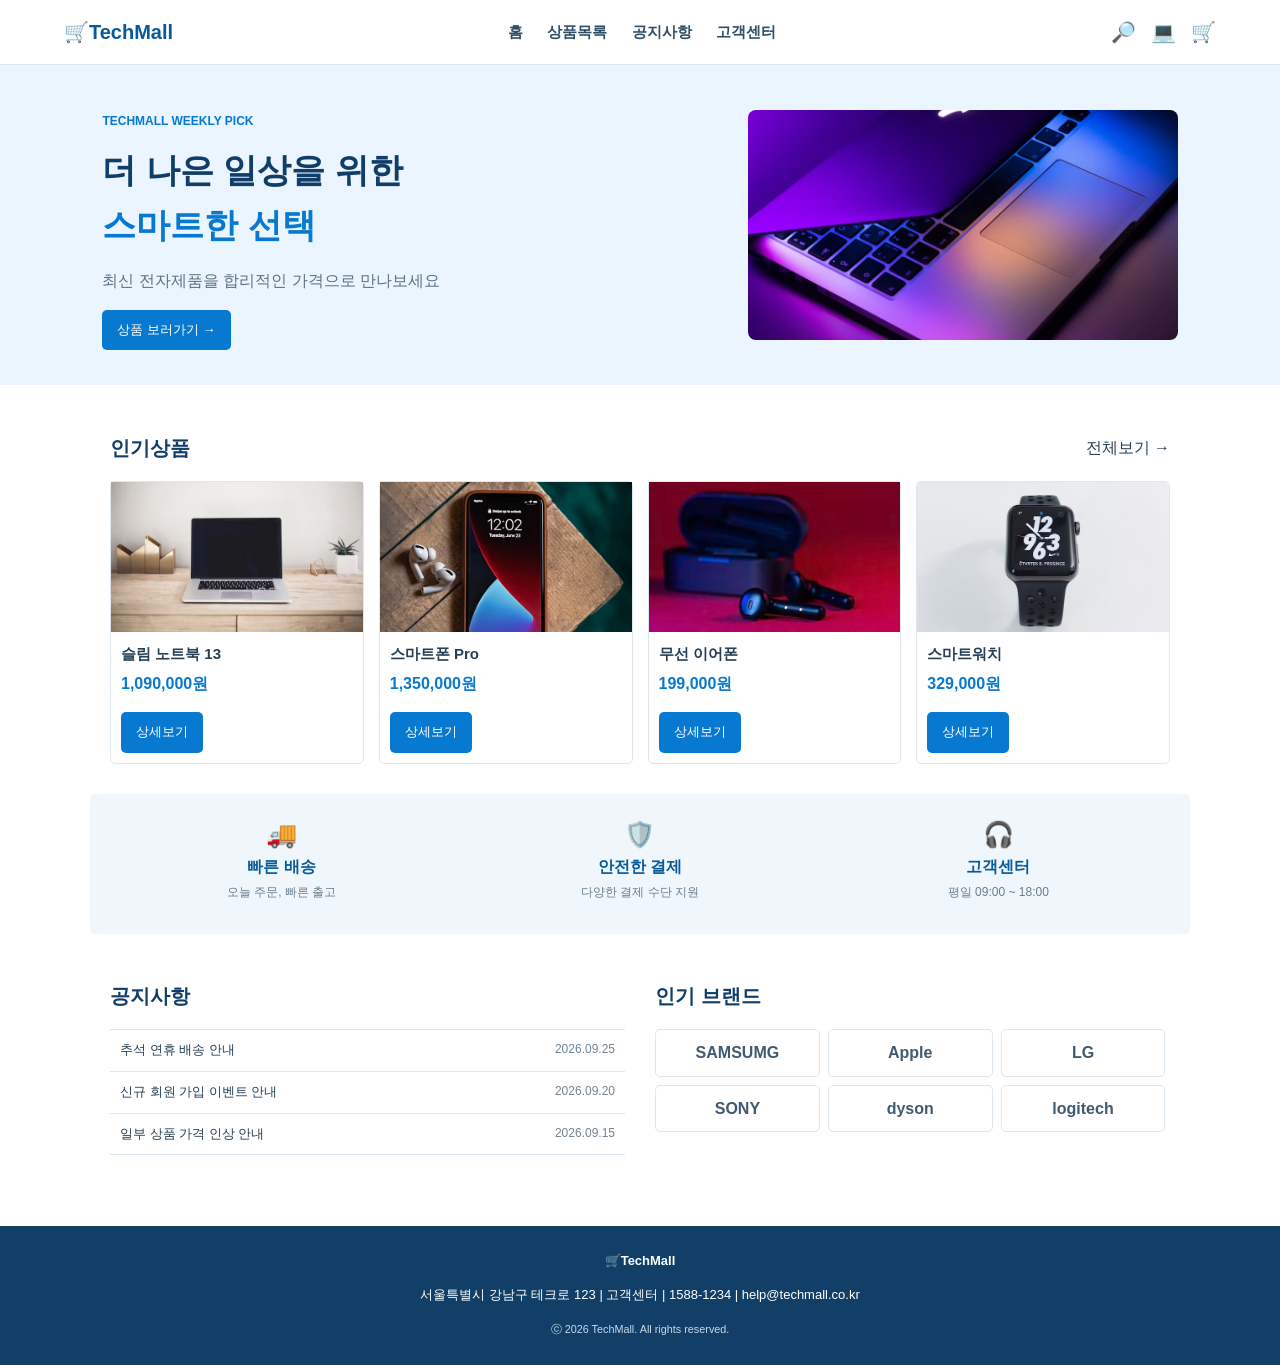
<file: index.html>
<!DOCTYPE html>
<html lang="en">
<head>
    <meta charset="UTF-8">
    <meta name="viewport" content="width=device-width, initial-scale=1.0">
    <link rel="stylesheet" href="css/style.css">
    <title>TechMall | 전자제품 쇼핑물</title>
</head>
<body>
    <!--공통 상단-->
    <header>
        <div class="logo"><a href="index.html">🛒TechMall</a>

        </div>
        <nav>
            <a href="index.html">홈</a>
            <a href="#">상품목록</a>
            <a href="board.html">공지사항</a>
            <a href="#footer">고객센터</a>
        </nav>
        <div class="header-icons">
            <a href="#">🔎</a>
            <a href="#">💻</a>
            <a href="#">🛒</a>
        </div>
    </header>

    <main>
        <section class="banner">
            <div class="banner-text">
                <p class="small-title">TECHMALL WEEKLY PICK</p>
                <h1>더 나은 일상을 위한 <br>
                <span>스마트한 선택</span></h1>
                <p>최신 전자제품을 합리적인 가격으로 만나보세요</p>
                <a href="#products" class="button">상품 보러가기 →</a>
            </div>
            <img src="img/notebookimg.jpg" alt="노트북 이미지">
        </section>

        <section class="content">
            <div class="section-head">
                <h2>인기상품</h2>
                <a href="#">전체보기 →</a>
            </div>
            
            <div class="product-list" id="products">
                <article class="product-card">
                    <img src="img/notebook.jpg" alt="노트북">
                    <div class="product-info">
                        <h3>슬림 노트북 13</h3>
                        <p class="price">1,090,000원</p>
                        <a href="#" class="button">상세보기</a>
                    </div>
                </article>
                <article class="product-card">
                    <img src="img/phone.jpg" alt="스마트폰">
                    <div class="product-info">
                        <h3>스마트폰 Pro</h3>
                        <p class="price">1,350,000원</p>
                        <a href="#" class="button">상세보기</a>
                    </div>
                </article>
                <article class="product-card">
                    <img src="img/earphone.jpg" alt="이어폰">
                    <div class="product-info">
                        <h3>무선 이어폰</h3>
                        <p class="price">199,000원</p>
                        <a href="#" class="button">상세보기</a>
                    </div>
                </article>
                <article class="product-card">
                    <img src="img/watch.jpg" alt="스마트워치">
                    <div class="product-info">
                        <h3>스마트워치</h3>
                        <p class="price">329,000원</p>
                        <a href="#" class="button">상세보기</a>
                    </div>
                </article>
            </div>
        </section>

        <section class="service-list">
            <div>
                <span>🚚</span>
                <b>빠른 배송</b>
                <p>오늘 주문, 빠른 출고</p>
            </div>
            <div>
                <span>🛡️</span>
                <b>안전한 결제</b>
                <p>다양한 결제 수단 지원</p>
            </div>
            <div>
                <span>🎧</span>
                <b>고객센터</b>
                <p>평일 09:00 ~ 18:00</p>
            </div>
        </section>

        <section class="content bottom-content">
            <div>
                <h2>공지사항</h2>
                <ul class="notice-list">
                    <li><a href="#">추석 연휴 배송 안내</a><span>2026.09.25</span></li>
                    <li><a href="#">신규 회원 가입 이벤트 안내</a><span>2026.09.20</span></li>
                    <li><a href="#">일부 상품 가격 인상 안내</a><span>2026.09.15</span></li>
                </ul>
            </div>
            
            <div>
                <h2>인기 브랜드</h2>
                <div class="brand-list">
                    <span>SAMSUMG</span>
                    <span>Apple</span>
                    <span>LG</span>
                    <span>SONY</span>
                    <span>dyson</span>
                    <span>logitech</span>
                </div>
            </div>
        </section>
    </main>

    <!--공통 하단-->
    <footer>
        <strong>🛒TechMall</strong>
        <p>서울특별시 강남구 테크로 123 | 고객센터 | 1588-1234 | help@techmall.co.kr</p>
        <small>ⓒ 2026 TechMall. All rights reserved.</small>
    </footer>
</body>
</html>
</file>
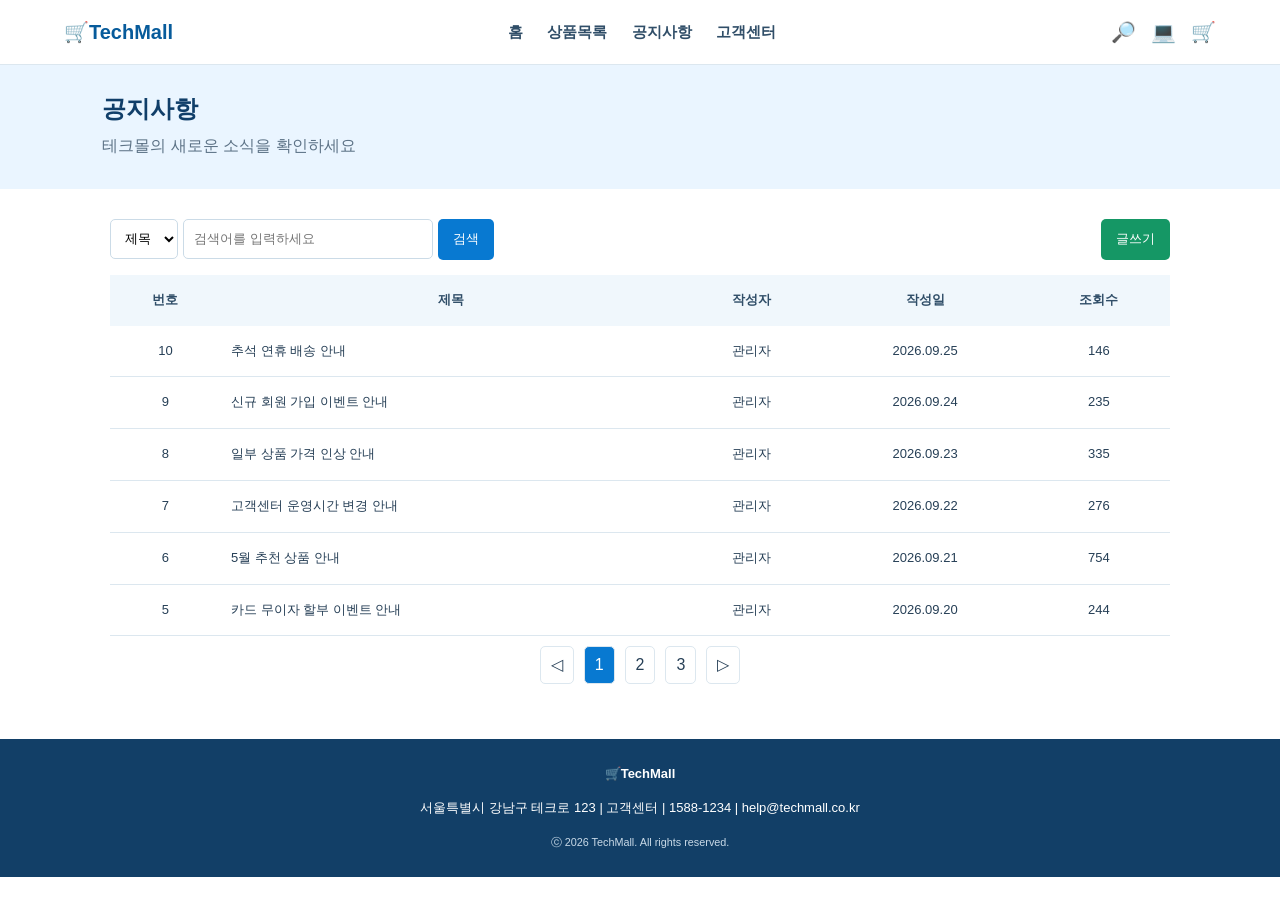
<file: board.html>
<!DOCTYPE html>
<html lang="en">
<head>
    <meta charset="UTF-8">
    <meta name="viewport" content="width=device-width, initial-scale=1.0">
    <link rel="stylesheet" href="css/style.css">
    <title>TechMall | 게시판</title>
</head>
<body>
    <!--공통 상단-->
    <header>
        <div class="logo"><a href="index.html">🛒TechMall</a>

        </div>
        <nav>
            <a href="index.html">홈</a>
            <a href="#">상품목록</a>
            <a href="#">공지사항</a>
            <a href="#">고객센터</a>
        </nav>
        <div class="header-icons">
            <a href="#">🔎</a>
            <a href="#">💻</a>
            <a href="#">🛒</a>
        </div>
    </header>

    <main>
        <!--공지사항 제목 배너-->
        <section class="page-title">
            <h1>공지사항</h1>
            <p>테크몰의 새로운 소식을 확인하세요</p>
        </section>

        <!--게시판 리스트 테이블-->
        <section class="content board-content">
            <div class="board-search">
                <select>
                    <option>제목</option>
                    <option>전체</option>
                </select>
                <input type="text" placeholder="검색어를 입력하세요">
                <button class="button">검색</button>
                <a href="writing.html" class="button green-button push">글쓰기</a>
            </div>
            <table class="board-table">
                <thead>
                    <tr>
                        <th>번호</th>
                        <th>제목</th>
                        <th>작성자</th>
                        <th>작성일</th>
                        <th>조회수</th>
                    </tr>
                </thead>
                <tbody>
                    <tr>
                        <td>10</td>
                        <td class="subject"><a href="view.html">추석 연휴 배송 안내</a></td>
                        <td>관리자</td>
                        <td>2026.09.25</td>
                        <td>146</td>
                    </tr>
                    <tr>
                        <td>9</td>
                        <td class="subject"><a href="view.html">신규 회원 가입 이벤트 안내</a></td>
                        <td>관리자</td>
                        <td>2026.09.24</td>
                        <td>235</td>
                    </tr>
                    <tr>
                        <td>8</td>
                        <td class="subject"><a href="view.html">일부 상품 가격 인상 안내</a></td>
                        <td>관리자</td>
                        <td>2026.09.23</td>
                        <td>335</td>
                    </tr>
                    <tr>
                        <td>7</td>
                        <td class="subject"><a href="view.html">고객센터 운영시간 변경 안내</a></td>
                        <td>관리자</td>
                        <td>2026.09.22</td>
                        <td>276</td>
                    </tr>
                    <tr>
                        <td>6</td>
                        <td class="subject"><a href="view.html">5월 추천 상품 안내</a></td>
                        <td>관리자</td>
                        <td>2026.09.21</td>
                        <td>754</td>
                    </tr>
                    <tr>
                        <td>5</td>
                        <td class="subject"><a href="view.html">카드 무이자 할부 이벤트 안내</a></td>
                        <td>관리자</td>
                        <td>2026.09.20</td>
                        <td>244</td>
                    </tr>
                </tbody>
            </table>
            <div class="page-nation">
                <a href="#">◁</a>
                <a href="#" class="active">1</a>
                <a href="#">2</a>
                <a href="#">3</a>
                <a href="#">▷</a>
            </div>
        </section>
    </main>

    <!--공통 하단-->
    <footer>
        <strong>🛒TechMall</strong>
        <p>서울특별시 강남구 테크로 123 | 고객센터 | 1588-1234 | help@techmall.co.kr</p>
        <small>ⓒ 2026 TechMall. All rights reserved.</small>
    </footer>
</body>
</html>
</file>
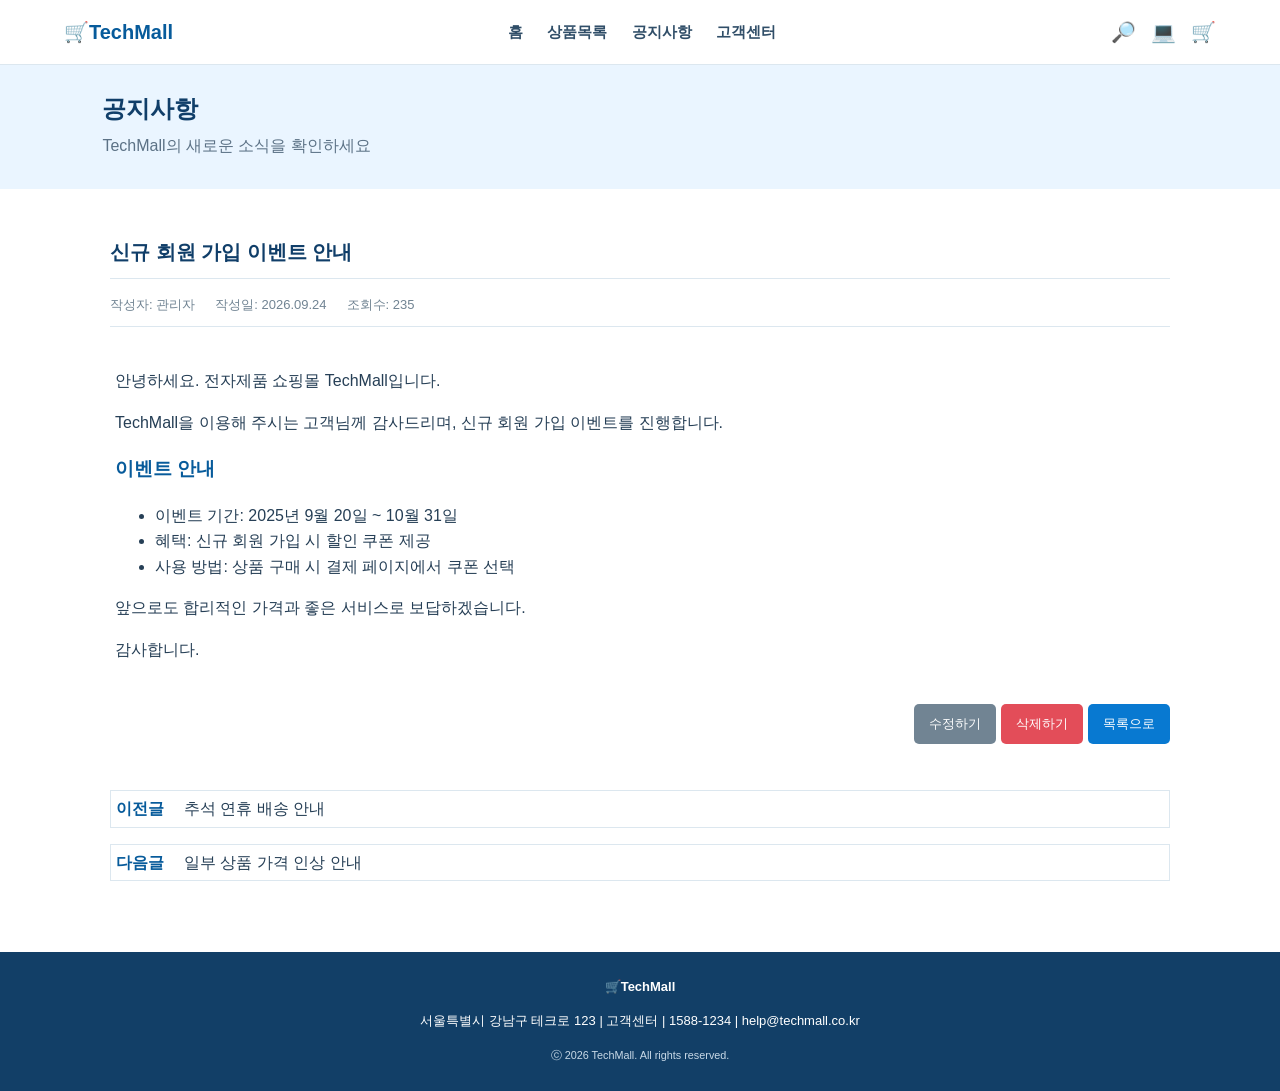
<file: view.html>
<!DOCTYPE html>
<html lang="en">
<head>
    <meta charset="UTF-8">
    <meta name="viewport" content="width=device-width, initial-scale=1.0">
    <link rel="stylesheet" href="css/style.css">
    <title>TechMall | 게시판 내용</title>
</head>
<body>
    <!--공통 상단-->
    <header>
        <div class="logo"><a href="index.html">🛒TechMall</a>

        </div>
        <nav>
            <a href="index.html">홈</a>
            <a href="#">상품목록</a>
            <a href="#">공지사항</a>
            <a href="#">고객센터</a>
        </nav>
        <div class="header-icons">
            <a href="#">🔎</a>
            <a href="#">💻</a>
            <a href="#">🛒</a>
        </div>
    </header>

    <main>
        <!--공지사항 제목 배너-->
        <section class="page-title">
            <h1>공지사항</h1>
            <p>TechMall의 새로운 소식을 확인하세요</p>
        </section>
        
        <section class="content article-content">
            <h2>신규 회원 가입 이벤트 안내</h2>
            <div class="article-info">
                <span>작성자: 관리자</span>
                <span>작성일: 2026.09.24</span>
                <span>조회수: 235</span>
            </div>
            <div class="article-body">
                <p>안녕하세요. 전자제품 쇼핑몰 TechMall입니다.</p>
                <p>TechMall을 이용해 주시는 고객님께 감사드리며, 신규 회원 가입 이벤트를 진행합니다.</p>
                <h3>이벤트 안내</h3>
                <ul>
                    <li>이벤트 기간: 2025년 9월 20일 ~ 10월 31일</li>
                    <li>혜택: 신규 회원 가입 시 할인 쿠폰 제공</li>
                    <li>사용 방법: 상품 구매 시 결제 페이지에서 쿠폰 선택</li>
                </ul>
                <p>앞으로도 합리적인 가격과 좋은 서비스로 보답하겠습니다.</p>
                <p>감사합니다.</p>
            </div>
            <div class="article-bottom">
                <a href="#" class="button gray-button">수정하기</a>
                <a href="#" class="button red-button">삭제하기</a>
                <a href="board.html" class="button">목록으로</a>
            </div>
        </section>
        
        <section class="content prev-next">
            <p>
                <b>이전글</b><a href="#">추석 연휴 배송 안내</a>
            </p>
             <p>
                <b>다음글</b><a href="#">일부 상품 가격 인상 안내</a>
            </p>
        </section>
    </main>

    <!--공통 하단-->
    <footer>
        <strong>🛒TechMall</strong>
        <p>서울특별시 강남구 테크로 123 | 고객센터 | 1588-1234 | help@techmall.co.kr</p>
        <small>ⓒ 2026 TechMall. All rights reserved.</small>
    </footer>
</body>
</html>
</file>
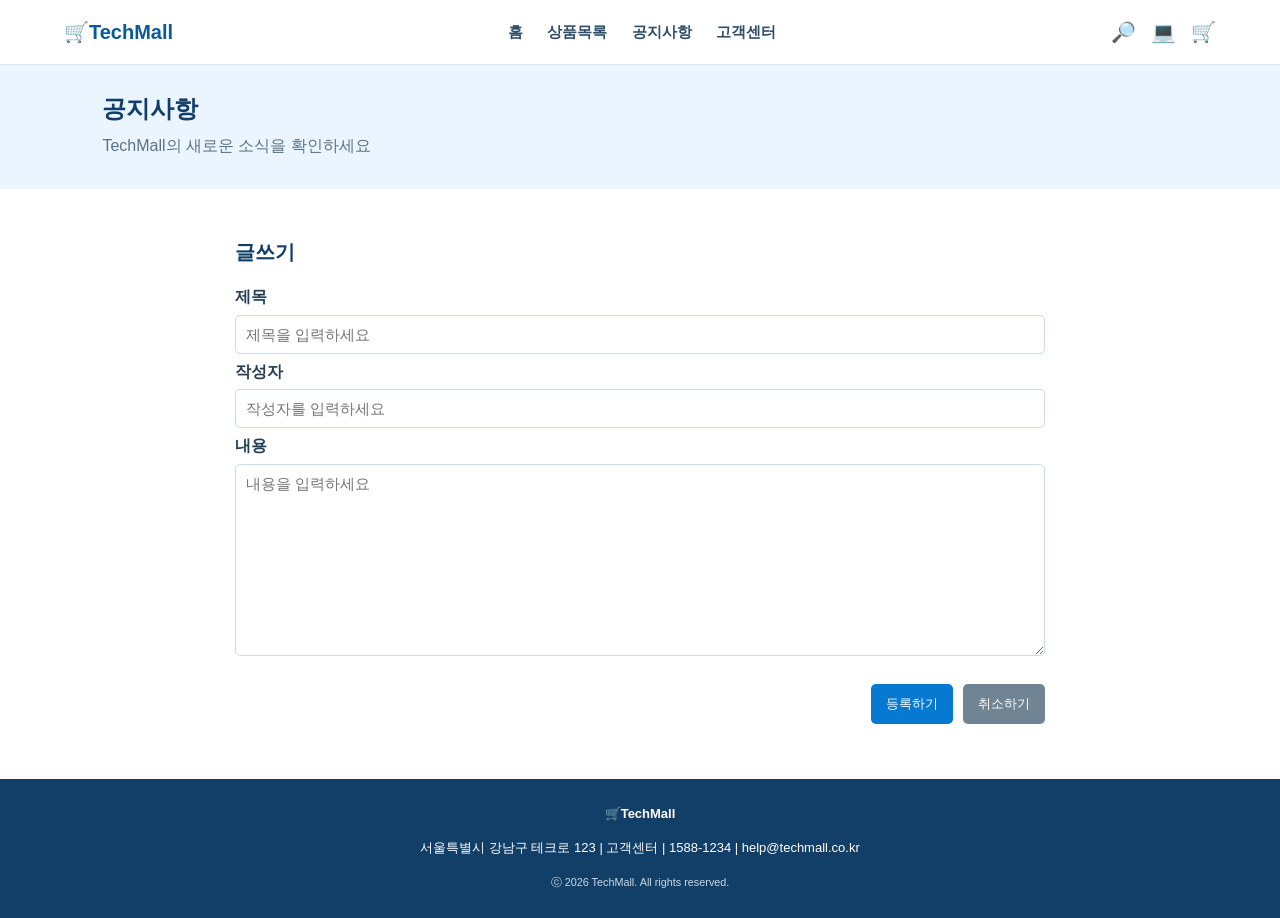
<file: writing.html>
<!DOCTYPE html>
<html lang="en">
<head>
    <meta charset="UTF-8">
    <meta name="viewport" content="width=device-width, initial-scale=1.0">
    <link rel="stylesheet" href="css/style.css">
    <title>TechMall | 게시판 내용</title>
</head>
<body>
    <!--공통 상단-->
    <header>
        <div class="logo"><a href="index.html">🛒TechMall</a>

        </div>
        <nav>
            <a href="index.html">홈</a>
            <a href="#">상품목록</a>
            <a href="#">공지사항</a>
            <a href="#">고객센터</a>
        </nav>
        <div class="header-icons">
            <a href="#">🔎</a>
            <a href="#">💻</a>
            <a href="#">🛒</a>
        </div>
    </header>

    <main>
        <!--공지사항 제목 배너-->
        <section class="page-title">
            <h1>공지사항</h1>
            <p>TechMall의 새로운 소식을 확인하세요</p>
        </section>
        
        <section class="content form-content">
            <h2>글쓰기</h2>
            <form>
                <label>제목</label>
                <input type="text" placeholder="제목을 입력하세요">
                <label>작성자</label>
                <input type="text" placeholder="작성자를 입력하세요">
                <label>내용</label>
                <textarea rows="10" placeholder="내용을 입력하세요"></textarea>
            </form>
            <div class="form-button">
                <a href="#" class="button">등록하기</a>
                <button class="button gray-button">취소하기</button>
            </div>
        </section>
    </main>

    <!--공통 하단-->
    <footer>
        <strong>🛒TechMall</strong>
        <p>서울특별시 강남구 테크로 123 | 고객센터 | 1588-1234 | help@techmall.co.kr</p>
        <small>ⓒ 2026 TechMall. All rights reserved.</small>
    </footer>
</body>
</html>
</file>
<file: css/style.css>
/* 모든 페이지 공통 */
* {
    box-sizing: border-box;
}

body {
    margin: 0;
    font-family: Arial, "맑은 고딕", sans-serif;
    background-color: white;
    color: #263f56;
    line-height: 1.6;
}

a {
    text-decoration: none;
    color: inherit;
}

header {
    display: flex;
    justify-content: space-between;
    align-items: center;
    padding: 16px 5%;
    gap: 20px;
    background-color: white;
    border-bottom: 1px solid #dce7ef;
}

.logo {
    font-size: 20px;
    color: #075b9b;
    font-weight: bold;
}

nav a {
    font-size: 15px;
    font-weight: bold;
    color: #304e68;
    margin-left: 10px;
    margin-right: 10px;
}

nav a:hover {
    color: #0879d1;
}

.header-icons {
    display: flex;
    gap: 15px;
    font-size: 20px;
}

/* 메인 배너 디자인 */
.banner {
    min-height: 300px;
    padding: 35px 8%;
    background-color: #eaf5ff;
    display: flex;
    justify-content: space-between;
    gap: 20px;
    align-items: center;
}

.banner .small-title {
    font-size: 12px;
    font-weight: bold;
    color: #0879d1;
}

.banner h1 {
    font-size: 34px;
    color: #103e69;
    margin-top: 8px;
    margin-bottom: 8px;
}

.banner h1 span {
    color: #0879d1;
}

.banner p {
    color: #5c7286;
}

.banner img {
    width: 40%;
    height: 230px;
    object-fit: cover; /* 부모 태그 크기에 맞게 이미지 맞춤 -> 가로 세로 비율 유지, 지정 크기보다 큰 부분은 잘려나감, 썸네일 필수*/
    border-radius: 8px;
}

/* 공통 버튼 디자인 */
.button {
    display: inline-block;
    background-color: #0879d1;
    color: white;
    padding: 10px 15px;
    border: 0;
    border-radius: 5px;
    font-size: 13px;
}

.button:hover {
    background-color: #075b9b;
}

/* 버튼 색깔 */
.green-button {
    background-color: #159765;
}

.gray-button {
    background-color: #718493;
}

.red-button {
    background-color: #e34d59;
}

/* content 공통 속성 */
.content {
    max-width: 1100px;
    margin: 0 auto;
    padding: 30px 20px;
}

.content .section-head {
    display: flex;
    justify-content: space-between;
    align-items: center;
}

.content h2 {
    font-size: 20px;
    color: #103e69;
}

.banner .section-head a {
    font-size: 13px;
    color: #0879d1;
}

/* 상품 리스트 디자인 */
.product-list {
    display: flex;
    gap: 15px;
}

.product-card {
    border: 1px solid #dce7ef;
    border-radius: 5px;
    flex: 1;
    background-color: white;
}

.product-card img {
    display: block;
    width: 100%;
    height: 150px;
    object-fit: cover;
    background-color: #edf5fa;
}

.product-info {
    padding: 10px;
}

.product-info h3 {
    font-size: 15px;
    margin-top: 0;
    margin-bottom: 5px;
}

.product-info .price {
    font-weight: bold;
    color: #0879d1;
    margin-top: 0;
}

/* 서비스 리스트 디자인 */
.service-list {
    display: flex;
    max-width: 1100px;
    margin: 0 auto;
    padding: 20px;
    gap: 15px;
    background-color: #f0f7fc;
    border-radius: 5px;
}

.service-list div {
    flex: 1;
    text-align: center;
}

.service-list span {
    display: block;
    font-size: 25px;
}

.service-list b {
    color: #075b9b;
}

.service-list p {
    font-size: 12px;
    color: #687d8e;
    margin-top: 3px;
}

/* 공지사항과 브랜드 */
.bottom-content {
    display: flex;
    gap: 30px;
}

.bottom-content div {
    flex: 1;
}

.bottom-content .notice-list {
    list-style: none;
    padding: 0; /* 말머리기호 때문에 생성된 공백 제거 */
    border-top: 1px solid #dce7ef;
}

.notice-list li {
    border-bottom: 1px solid #dce7ef;
    padding: 10px;
    font-size: 13px;
    display: flex;
    justify-content: space-between;
}

.notice-list span {
    font-size: 12px;
    color: #718493;
}

.brand-list {
    display: flex;
    gap: 8px;
    flex-wrap: wrap; /* 자동 줄바꿈 */
}

.brand-list span {
    border: 1px solid #dce7ef;
    border-radius: 5px;
    font-weight: bold;
    color: #425a70;
    padding: 10px;
    box-sizing: border-box;
    width: 32%;
    text-align: center;
}

/* 공통 하단 영역 */
footer {
    background-color: #123f67;
    text-align: center;
    color: white;
    padding: 25px 15px;
    font-size: 13px;
    margin-top: 25px;
}

footer small {
    color: #c8d9e7;
}

/* 게시판 목록 디자인 */
.page-title {
    background-color: #eaf5ff;
    padding: 25px 8%;
}

.page-title h1 {
    color: #103e69;
    margin-top: 0;
    margin-bottom: 5px;
}

.page-title p {
    color: #5c7286;
    margin-top: 0;
    margin-bottom: 5px;
}

.board-search {
    display: flex;
    gap: 5px;
    align-self: center;
    margin-bottom: 15px;
}

.board-search select {
    height: 40px;
    padding: 10px;
    border: 1px solid #cbdbe7;
    border-radius: 5px;
    background-color: white;
}

.board-search input {
    height: 40px;
    padding: 10px;
    border: 1px solid #cbdbe7;
    border-radius: 5px;
    background-color: white;
    width: 250px;
}

.push {
    margin-left: auto;
}

.board-table {
    width: 100%;
    text-align: center;
    font-size: 13px;
    border-collapse: collapse; /* 열 사이의 줄 제거 */
}

.board-table th {
    padding: 15px 10px;
    background-color: #f0f7fc;
    color: #304e68;
}

.board-table td {
    padding: 15px 10px;
    border-bottom: 1px solid #dce7ef;
}

.board-table .subject {
    text-align: left;
}

.board-table .subject a:hover {
    color: #0879d1;
    text-decoration: underline;
}

/* 페이지 넘버 디자인 */
.page-nation {
    display: flex;
    justify-content: center;
    gap: 10px;
    margin-top: 10px;
}

.page-nation a {
    border: 1px solid #dce7ef;
    border-radius: 5px;
    padding: 5px 10px;
}

.page-nation .active {
    background-color: #0879d1;
    color: white;
}

/* 상세 내용 디자인 */
.article-content h2 {
    color: #103e69;
    border-bottom: 1px solid #dce7ef;
    padding-bottom: 10px;
}

.article-info {
    display: flex;
    gap: 20px;
    font-size: 13px;
    color: #718493;
    border-bottom: 1px solid #dce7ef;
    padding-bottom: 10px;
}

.article-body {
    padding: 25px 5px;
    min-height: 250px;
}

.article-body h3 {
    color: #075b9b;
}

.article-bottom {
    display: flex;
    justify-content: flex-end;
    gap: 5px;
}

.prev-next {
    padding-top: 0;
}

.prev-next p {
    display: flex;
    gap: 10px;
    border: 1px solid #dce7ef;
    padding: 5px;
}

.prev-next b {
    color: #075b9b;
    margin-right: 10px;
}

/* 글쓰기 폼 디자인 */
.form-content {
    max-width: 850px;
}

.form-content label {
    display: block;
    font-weight: bold;
    margin: 5px 0;
}

.form-content input {
    width: 100%;
    padding: 10px;
    border: 1px solid #cbdbe7;
    border-radius: 5px;
    font-family: inherit;
    font-size: 15px;
}

.form-content textarea {
    width: 100%;
    padding: 10px;
    border: 1px solid #cbdbe7;
    border-radius: 5px;
    font-family: inherit;
    font-size: 15px;
    resize: vertical;
}

.form-button {
    display: flex;
    justify-content: flex-end;
    gap: 10px;
    margin-top: 20px;
}

/* 모바일 화면에서의 배치 */
@media (max-width:700px) {
    header {
        flex-wrap: wrap;
        justify-content: center;
    }

    nav {
        width: 100%;
        text-align: center;
    }

    nav a {
        font-size: 12px;
        margin: 5px;
    }

    .header-icons {
        display: none;
    }

    .banner {
        flex-direction: column;
        align-items: flex-start;
    }

    .banner img {
        width: 100%;
        height: 200px;
    }

    .product-list {
        flex-wrap: wrap;
    }

    .product-card {
        flex: 1 1 45%;
    }
}
</file>
